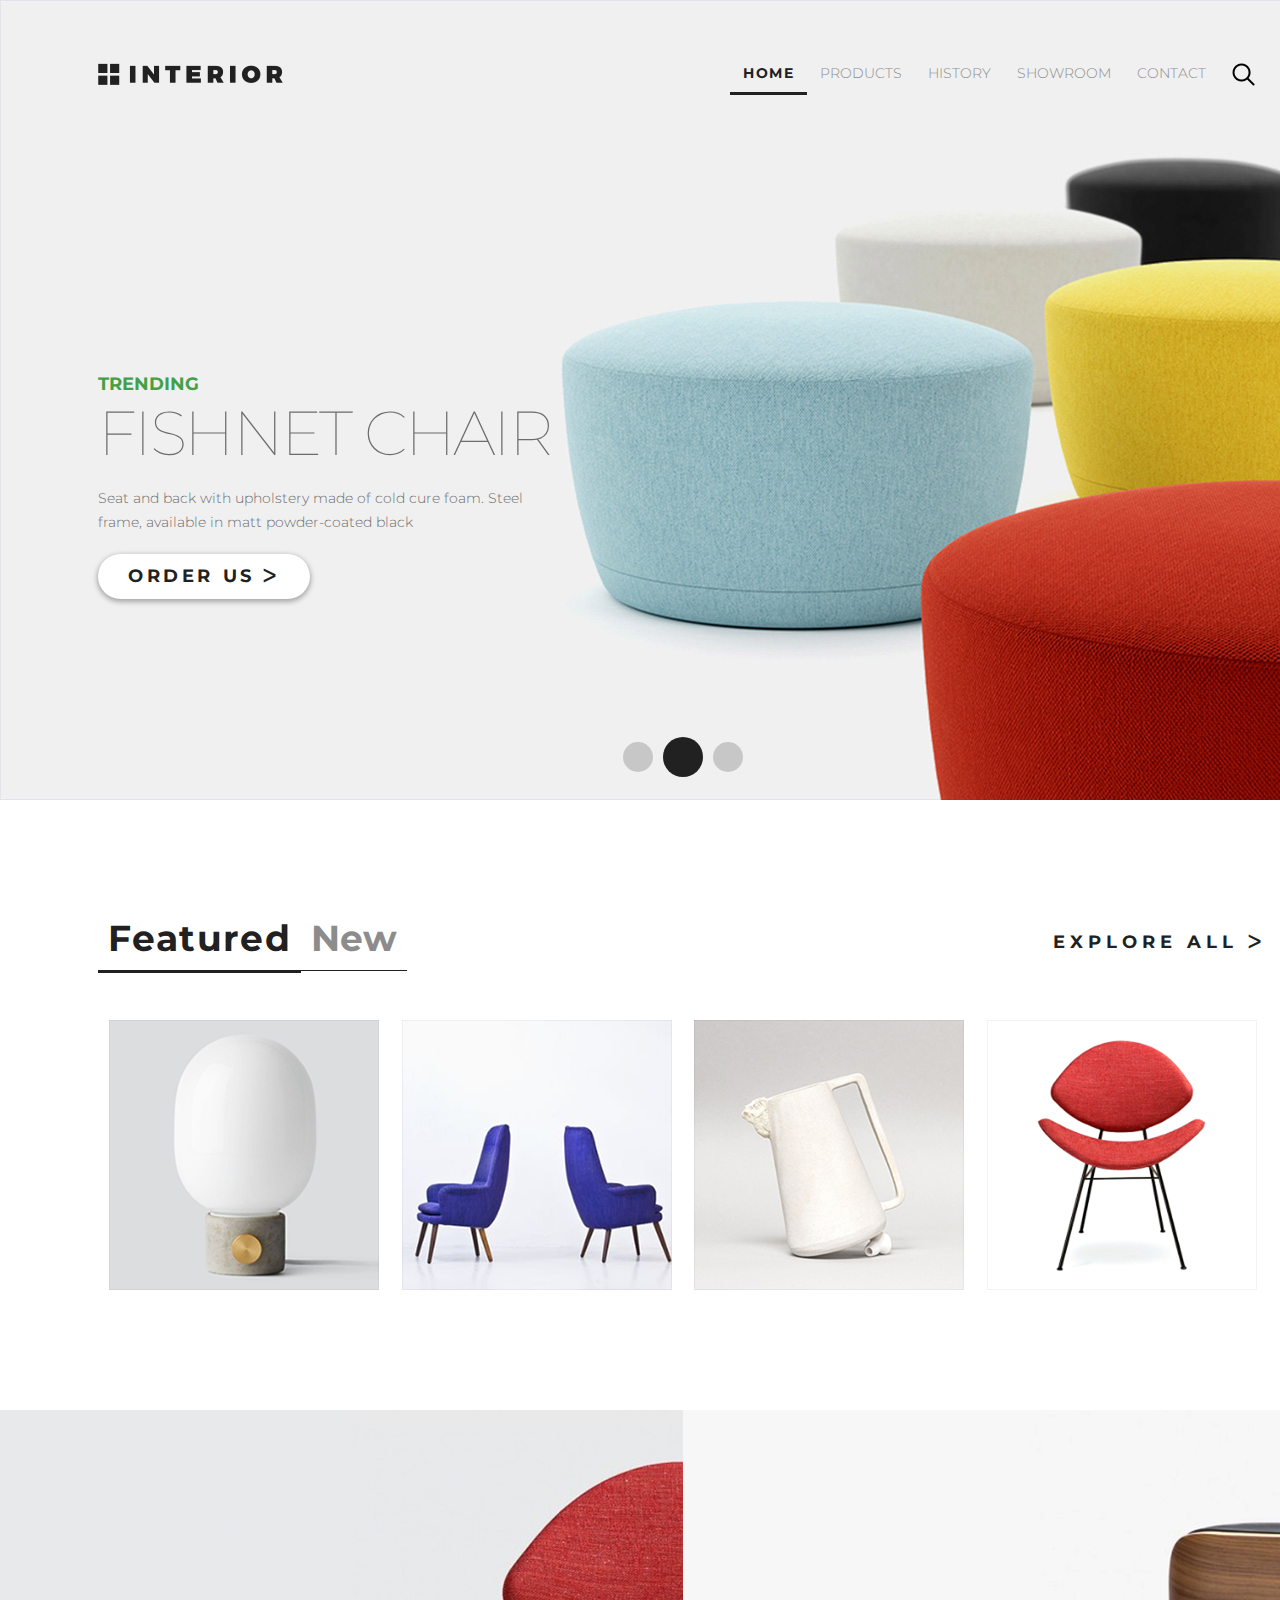
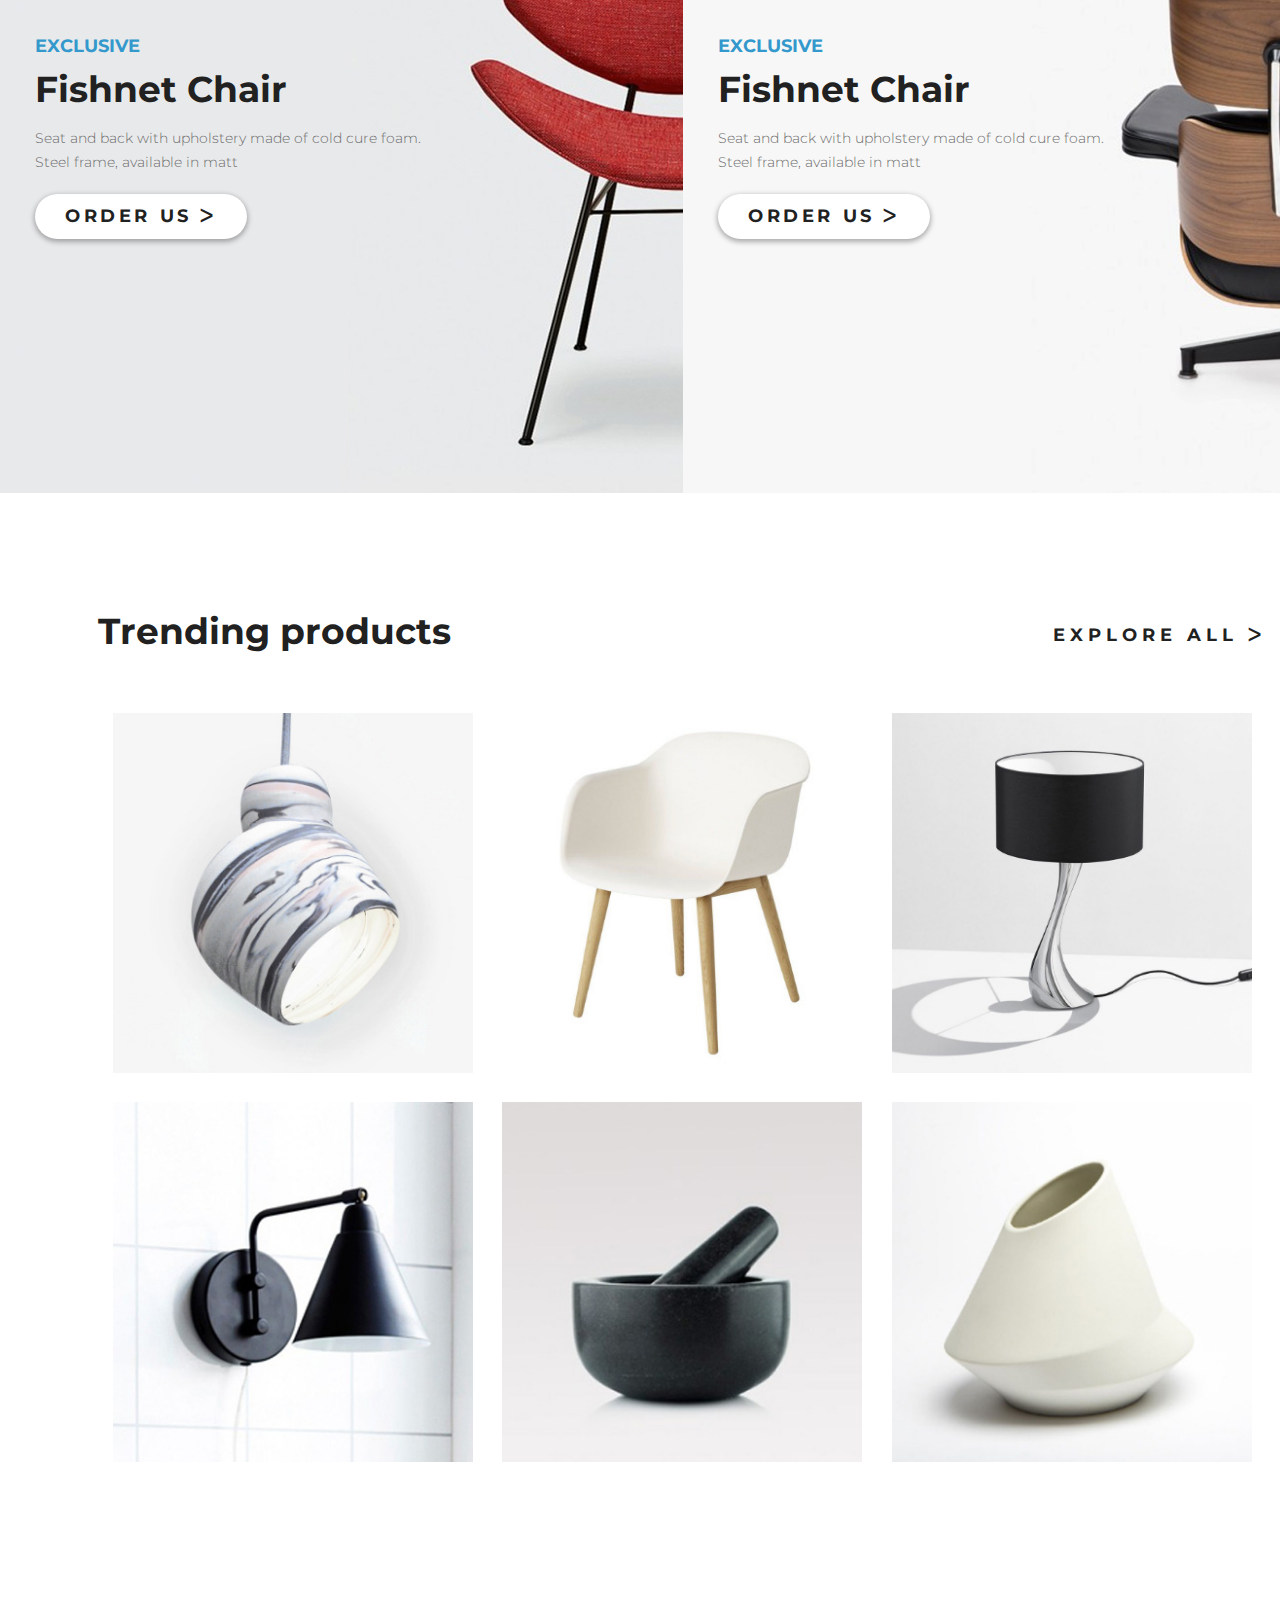
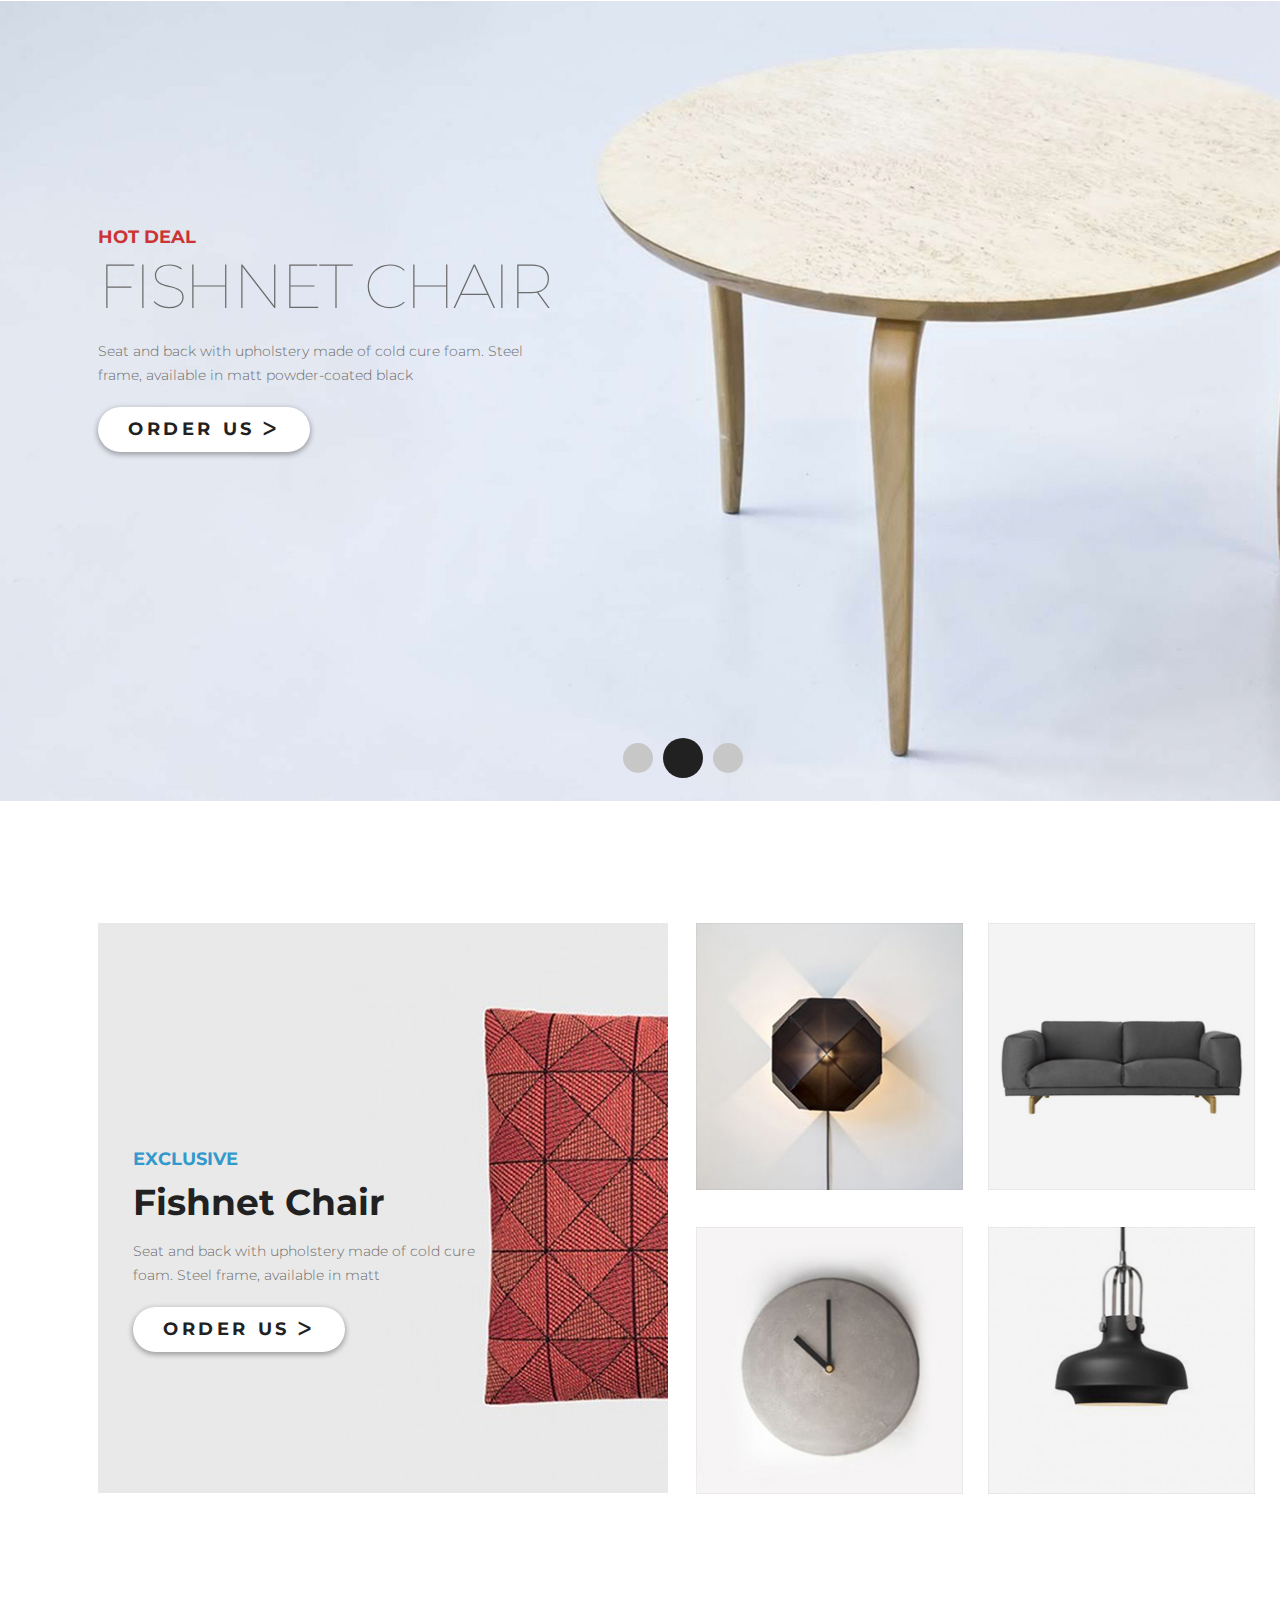
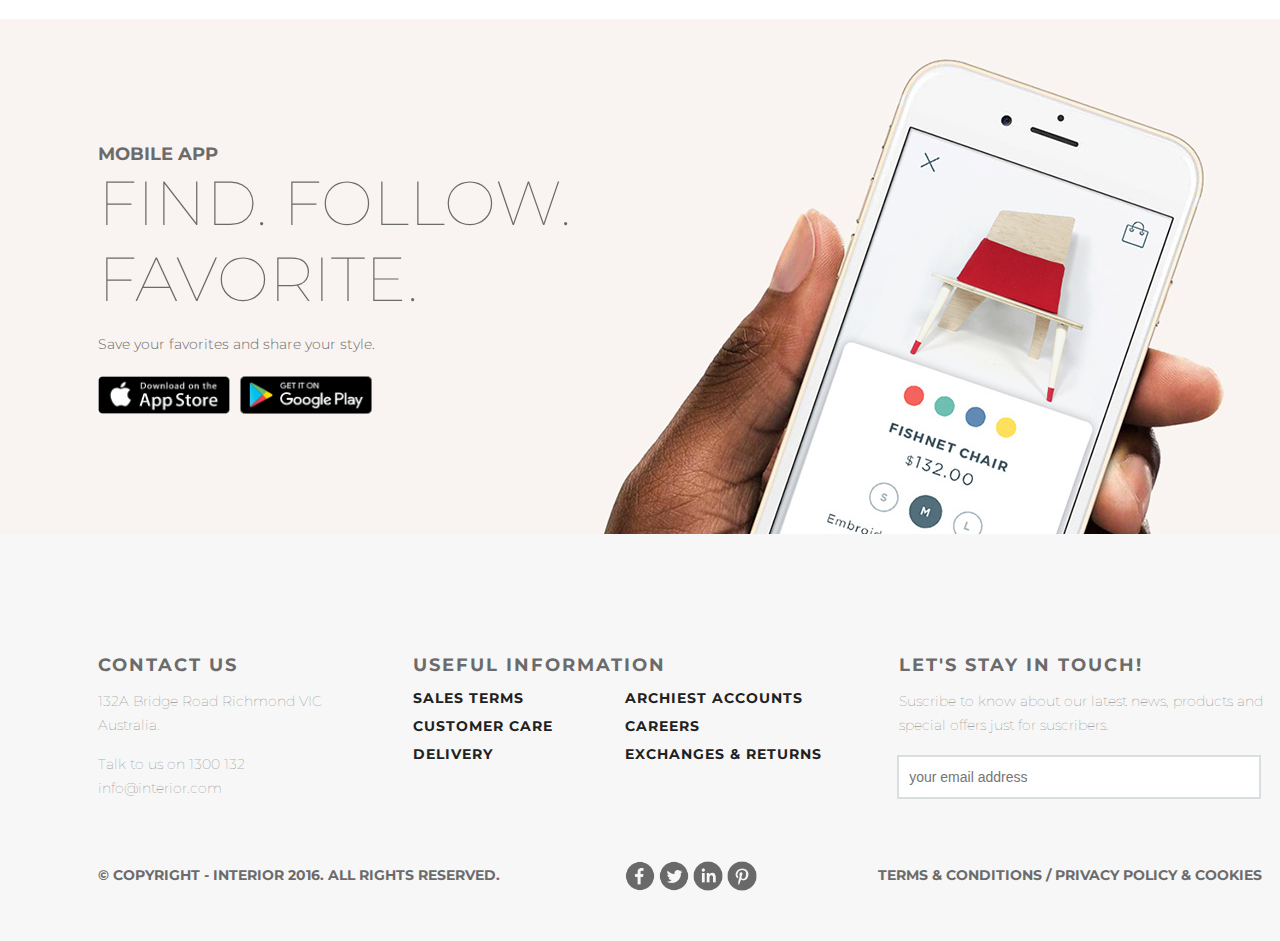
<file: index.html>
<!DOCTYPE html>
<html lang="en">
<head>
	<meta charset="UTF-8">
	<title>Interior</title>
	<link rel="stylesheet" href="main.css">
	<link href="https://fonts.googleapis.com/css?family=Montserrat:100,300,400,700&display=swap" rel="stylesheet"> 
	<link rel="stylesheet" href="https://use.fontawesome.com/releases/v5.6.1/css/all.css" integrity="sha384-gfdkjb5BdAXd+lj+gudLWI+BXq4IuLW5IT+brZEZsLFm++aCMlF1V92rMkPaX4PP" crossorigin="anonymous">
</head>
<body>
	<div class="container">
		<div class="slider padding-site">
			<div class="header clearfix">
				<a href="#"><img src="img/logo.png" alt="Logo"></a>
				<ul class="menu clearfix">
					<li class="menu-list"><a href="#" class="menu-link menu-link-active">Home</a></li>
					<li class="menu-list"><a href="products.html" class="menu-link">Products</a></li>
					<li class="menu-list"><a href="#" class="menu-link">History</a></li>
					<li class="menu-list"><a href="details.html" class="menu-link">Showroom</a></li>
					<li class="menu-list"><a href="contacts.html" class="menu-link">Contact</a></li>
					<li class="menu-list"><a href="#" class="menu-link"><img src="img/search.png" alt="Search"></a></li>
				</ul>
			</div>
			<div class="slider-text">
				<p class="slider-trending">Trending</p>
				<h2 class="slider-h2">Fishnet Chair</h2>
				<p class="slider-content">Seat and back with upholstery made of cold cure foam. Steel frame, available in matt powder-coated black</p>
				<a href="#" class="button">Order Us &#5171;</a>
			</div>
			<div class="pagination">
				<a href="" class="circle"></a><a href="" class="circle circle-active"></a><a href="" class="circle"></a>
			</div>
		</div>
		<div class="goods padding-site">
			<div class="goods-text clearfix">
				<ul class="goods-menu">
					<li class="goods-menu-list"><a href="#" class="goods-menu-link menu-link-active">Featured</a></li>
					<li class="goods-menu-list"><a href="#" class="goods-menu-link">New</a></li>
				</ul>
				<a href="#" class="explore">Explore all &#5171;</a>
			</div>
			<div class="goods-objects">
				<div class="catalog"><img class="objects-small" src="img/product-1.png" alt="Product"></div><div class="catalog"><img class="objects-small" src="img/product-2.png" alt="Product"></div><div class="catalog"><img class="objects-small" src="img/product-3.png" alt="Product"></div><div class="catalog"><img class="objects-small" src="img/product-4.png" alt="Product"></div>
				<div class="back">
					<div class="back-on">
						<a href="" class="circle-button"> &#5171; </a><h3 class=" back-h3">Fishner Chair</h3><p class="back-text">Seat and back with upholstery <br>made of cold cure foam</p><img class="objects-hover" src="img/back.png" alt="Product">
					</div>
				</div>
			</div>
		</div>
			<div class="exclusive-img">
				<div class="slider-text2 clearfix">
					<p class="slider-exclusive">Exclusive</p>
					<h2 class="exclusive-h2">Fishnet Chair</h2>
					<p class="slider-content">Seat and back with upholstery made of cold cure foam. <br>Steel frame, available in matt</p>
					<a href="#" class="button">Order Us &#5171;</a>
				</div>
			</div>
			<div class="exclusive-img2">
				<div class="slider-text2 clearfix">
					<p class=" slider-exclusive">Exclusive</p>
					<h2 class="exclusive-h2">Fishnet Chair</h2>
					<p class="slider-content">Seat and back with upholstery made of cold cure foam. <br>Steel frame, available in matt</p>
					<a href="#" class="button">Order Us &#5171;</a>
				</div>
			</div>
		<div class="goods2 padding-site">
			<div class="goods-text clearfix">
				<p class="goods-text2">Trending products</p>
				<a href="#" class="explore">Explore all &#5171;</a>
			</div>
			<div class="goods-objects2">
				<div class="catalog2"><img class="objects-big" src="img/product-11.jpg" alt="Product"></div><div class="catalog2"><img class="objects-big" src="img/product-21.jpg" alt="Product"></div><div class="catalog2"><img class="objects-big" src="img/product-31.jpg" alt="Product"></div><div class="catalog2"><img class="objects-big" src="img/product-41.jpg" alt="Product"></div><div class="catalog2"><img class="objects-big" src="img/product-51.jpg" alt="Product"></div><div class="catalog2"><img class="objects-big" src="img/product-61.jpg" alt="Product"></div>
				
			</div>
		</div>
		<div class="slider2 padding-site clearfix">
			<div class="slider-text3">
				<p class="slider-hotdeal">Hot deal</p>
				<h2 class="slider-h2">Fishnet Chair</h2>
				<p class="slider-content">Seat and back with upholstery made of cold cure foam. Steel frame, available in matt powder-coated black</p>
				<a href="#" class="button">Order Us &#5171;</a>
			</div>
			<div class="pagination">
				<a href="#" class="circle"></a><a href="#" class="circle circle-active"></a><a href="#" class="circle"></a>
			</div>
		</div>
		<div class="goods3 padding-site">
			<div class="exclusive-img3">
				<div class="slider-text2 clearfix">
					<p class=" slider-exclusive">Exclusive</p>
					<h2 class="exclusive-h2">Fishnet Chair</h2>
					<p class="slider-content">Seat and back with upholstery made of cold cure <br> foam. Steel frame, available in matt</p>
					<a href="#" class="button">Order us &#5171;</a>
				</div>
			</div>
			<div class="goods-objects3">
				<div class="catalog3"><img class="objects-middle" src="img/product-2-sm.jpg" alt="Product"></div><div class="catalog3"><img class="objects-middle" src="img/product-3-sm.jpg" alt="Product"></div><div class="catalog3"><img class="objects-middle" src="img/product-4-sm.jpg" alt="Product"></div><div class="catalog3"><img class="objects-middle" src="img/product-5-sm.jpg" alt="Product"></div>
			</div>
		</div>
		<div class="slider3 padding-site clearfix">
			<div class="slider-text4">
				<p class="slider-mobile">Mobile App</p>
				<h2 class="slider-top">Find. Follow.<br>Favorite.</h2>
				<p class="slider-content">Save your favorites and share your style.</p>
				<a href="#" class="button2"><img class="img-button" src="img/app-store.jpg" alt="Product"></a><a href="#" class="button2"><img class="img-button" src="img/google-play.jpg" alt="Product"></a>
			</div>
		</div>
		<div class="footer padding-site">
			<div class="menu-footer">
				<h2 class="footer-content">Contact us</h2>
				<div class="footer-text-block">
					<p class="footer-text">132A Bridge Road Richmond VIC<br>Australia.</p>
					<p class="footer-text">Talk to us on 1300 132<br>info@interior.com</p>
				</div>
			</div>
			<div class="menu-footer2">
				<h2 class="footer-content">Useful information</h2>
				<div class="footer-text2">
					<a href="#" class="footer-inform">Sales terms</a>
					<a href="#" class="footer-inform">Archiest accounts</a>
					<a href="#" class="footer-inform">Customer care</a>
					<a href="#" class="footer-inform">Careers</a>
					<a href="#" class="footer-inform">Delivery</a>
					<a href="#" class="footer-inform">Exchanges & returns</a>
				</div>
			</div>
			<div class="menu-footer3">
				<h2 class="footer-content">Let's stay in touch!</h2>
				<div class="footer-text-block">
					<p class="footer-text">Suscribe to know about our latest news, products and<br>special offers just for suscribers.</p>
				</div>
				<form class="main_form" action="#">
					<label class="font-aws">
						<a href="#"><i class="fab fa-telegram-plane"></i></a>
						<input type="text" placeholder="your email address" class="forms">
					</label>
				</form>
			</div>
			<div class="menu-footer4">
				<h2 class="copyright">&copy; Copyright - INTERIOR 2016. All Rights Reserved.</h2>
				<div class="social">
					<a href="#"><img class="social-img" src="img/fb.png" alt="Social"></a>
					<a href="#"><img class="social-img" src="img/twitter.png" alt="Social"></a>
					<a href="#"><img class="social-img" src="img/linked.png" alt="Social"></a>
					<a href="#"><img class="social-img" src="img/pinterest.png" alt="Social"></a>
				</div>
				<a  class="terms copyright" href="#">Terms & Conditions  /  Privacy policy & Cookies</a>
			</div>
		</div>
	</div>	
</body>
</html>
</file>
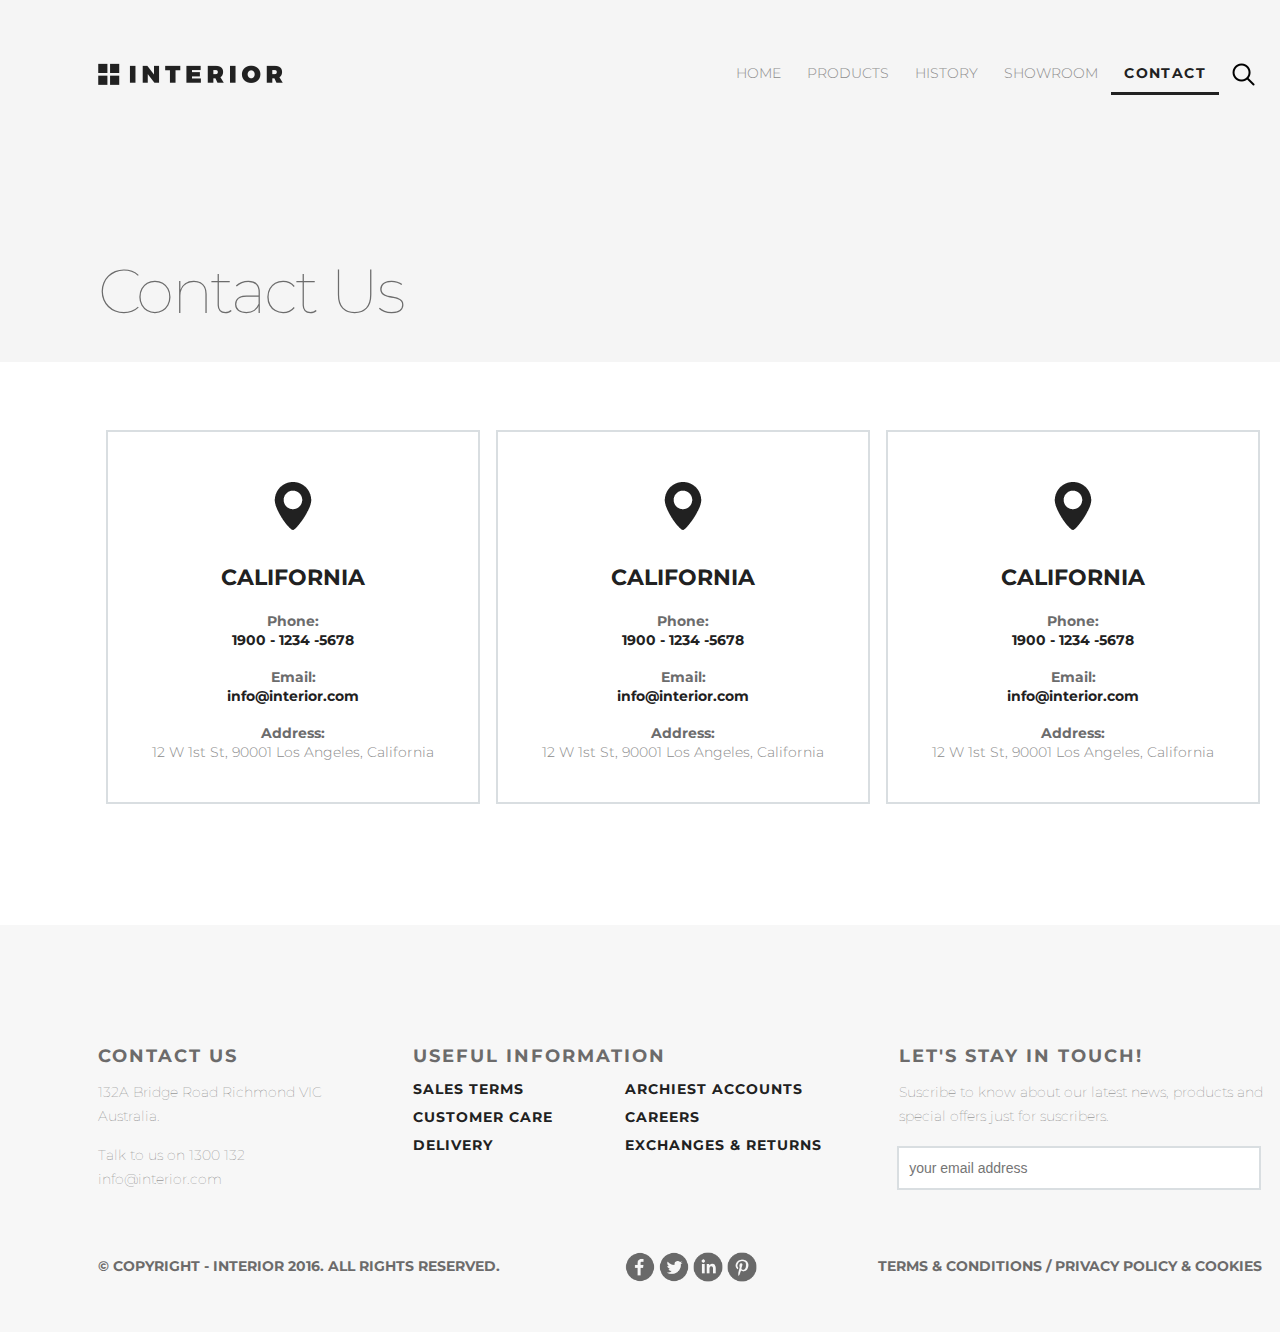
<file: contacts.html>
<!DOCTYPE html>
<html lang="en">
<head>
	<meta charset="UTF-8">
	<title>Interior</title>
	<link rel="stylesheet" href="main.css">
	<link href="https://fonts.googleapis.com/css?family=Montserrat:100,300,400,700&display=swap" rel="stylesheet"> 
	<link rel="stylesheet" href="https://use.fontawesome.com/releases/v5.6.1/css/all.css" integrity="sha384-gfdkjb5BdAXd+lj+gudLWI+BXq4IuLW5IT+brZEZsLFm++aCMlF1V92rMkPaX4PP" crossorigin="anonymous">
</head>
<body>
	<div class="container">
		<div class="slider-product padding-site">
			<div class="header clearfix">
				<a href="#"><img src="img/logo.png" alt="Logo"></a>
				<ul class="menu clearfix">
					<li class="menu-list"><a href="index.html" class="menu-link">Home</a></li>
					<li class="menu-list"><a href="products.html" class="menu-link">Products</a></li>
					<li class="menu-list"><a href="#" class="menu-link">History</a></li>
					<li class="menu-list"><a href="details.html" class="menu-link">Showroom</a></li>
					<li class="menu-list"><a href="#" class="menu-link menu-link-active">Contact</a></li>
					<li class="menu-list"><a href="#" class="menu-link"><img src="img/search.png" alt="Search"></a></li>
				</ul>
			</div>
			<div class="text-product">
				<h2 class="h2-product">Contact Us</h2>
			</div>
		</div>
		<div class="location-block padding-site">
			<div class="location">
				<a href="#" class="location-link"><img src="img/location.png" alt="location"></a>
				<p class="name-location">California</p>
                        <div class="location-text">
                            <p class="location-contacts">Phone:</p>
                            <p class="location-details">1900 - 1234 -5678</p>
                            <br>
                            <p class="location-contacts">Email:</p>
                            <p class="location-details">info@interior.com</p>
                            <br>
                            <p class="location-contacts">Address:</p>
                            <p class="location-address">12 W 1st St, 90001 Los Angeles, California</p>
                        </div>
			</div><div class="location">
				<a href="#" class="location-link"><img src="img/location.png" alt="location"></a>
				<p class="name-location">California</p>
                        <div class="location-text">
                            <p class="location-contacts">Phone:</p>
                            <p class="location-details">1900 - 1234 -5678</p>
                            <br>
                            <p class="location-contacts">Email:</p>
                            <p class="location-details">info@interior.com</p>
                            <br>
                            <p class="location-contacts">Address:</p>
                            <p class="location-address">12 W 1st St, 90001 Los Angeles, California</p>
                        </div>
			</div><div class="location">
				<a href="#" class="location-link"><img src="img/location.png" alt="location"></a>
				<p class="name-location">California</p>
                        <div class="location-text">
                            <p class="location-contacts">Phone:</p>
                            <p class="location-details">1900 - 1234 -5678</p>
                            <br>
                            <p class="location-contacts">Email:</p>
                            <p class="location-details">info@interior.com</p>
                            <br>
                            <p class="location-contacts">Address:</p>
                            <p class="location-address">12 W 1st St, 90001 Los Angeles, California</p>
                        </div>
			</div>
		</div>
		<div class="footer padding-site">
			<div class="menu-footer">
				<h2 class="footer-content">Contact us</h2>
				<div class="footer-text-block">
					<p class="footer-text">132A Bridge Road Richmond VIC<br>Australia.</p>
					<p class="footer-text">Talk to us on 1300 132<br>info@interior.com</p>
				</div>
			</div>
			<div class="menu-footer2">
				<h2 class="footer-content">Useful information</h2>
				<div class="footer-text2">
					<a href="#" class="footer-inform">Sales terms</a>
					<a href="#" class="footer-inform">Archiest accounts</a>
					<a href="#" class="footer-inform">Customer care</a>
					<a href="#" class="footer-inform">Careers</a>
					<a href="#" class="footer-inform">Delivery</a>
					<a href="#" class="footer-inform">Exchanges & returns</a>
				</div>
			</div>
			<div class="menu-footer3">
				<h2 class="footer-content">Let's stay in touch!</h2>
				<div class="footer-text-block">
					<p class="footer-text">Suscribe to know about our latest news, products and<br>special offers just for suscribers.</p>
				</div>
				<form class="main_form" action="#">
					<label class="font-aws">
						<a href="#"><i class="fab fa-telegram-plane"></i></a>
						<input type="text" placeholder="your email address" class="forms">
					</label>
				</form>
			</div>
			<div class="menu-footer4">
				<h2 class="copyright">&copy; Copyright - INTERIOR 2016. All Rights Reserved.</h2>
				<div class="social">
					<a href="#"><img class="social-img" src="img/fb.png" alt="Social"></a>
					<a href="#"><img class="social-img" src="img/twitter.png" alt="Social"></a>
					<a href="#"><img class="social-img" src="img/linked.png" alt="Social"></a>
					<a href="#"><img class="social-img" src="img/pinterest.png" alt="Social"></a>
				</div>
				<a  class="terms copyright" href="#">Terms & Conditions  /  Privacy policy & Cookies</a>
			</div>
		</div>
	</div>	
</body>
</html>
</file>
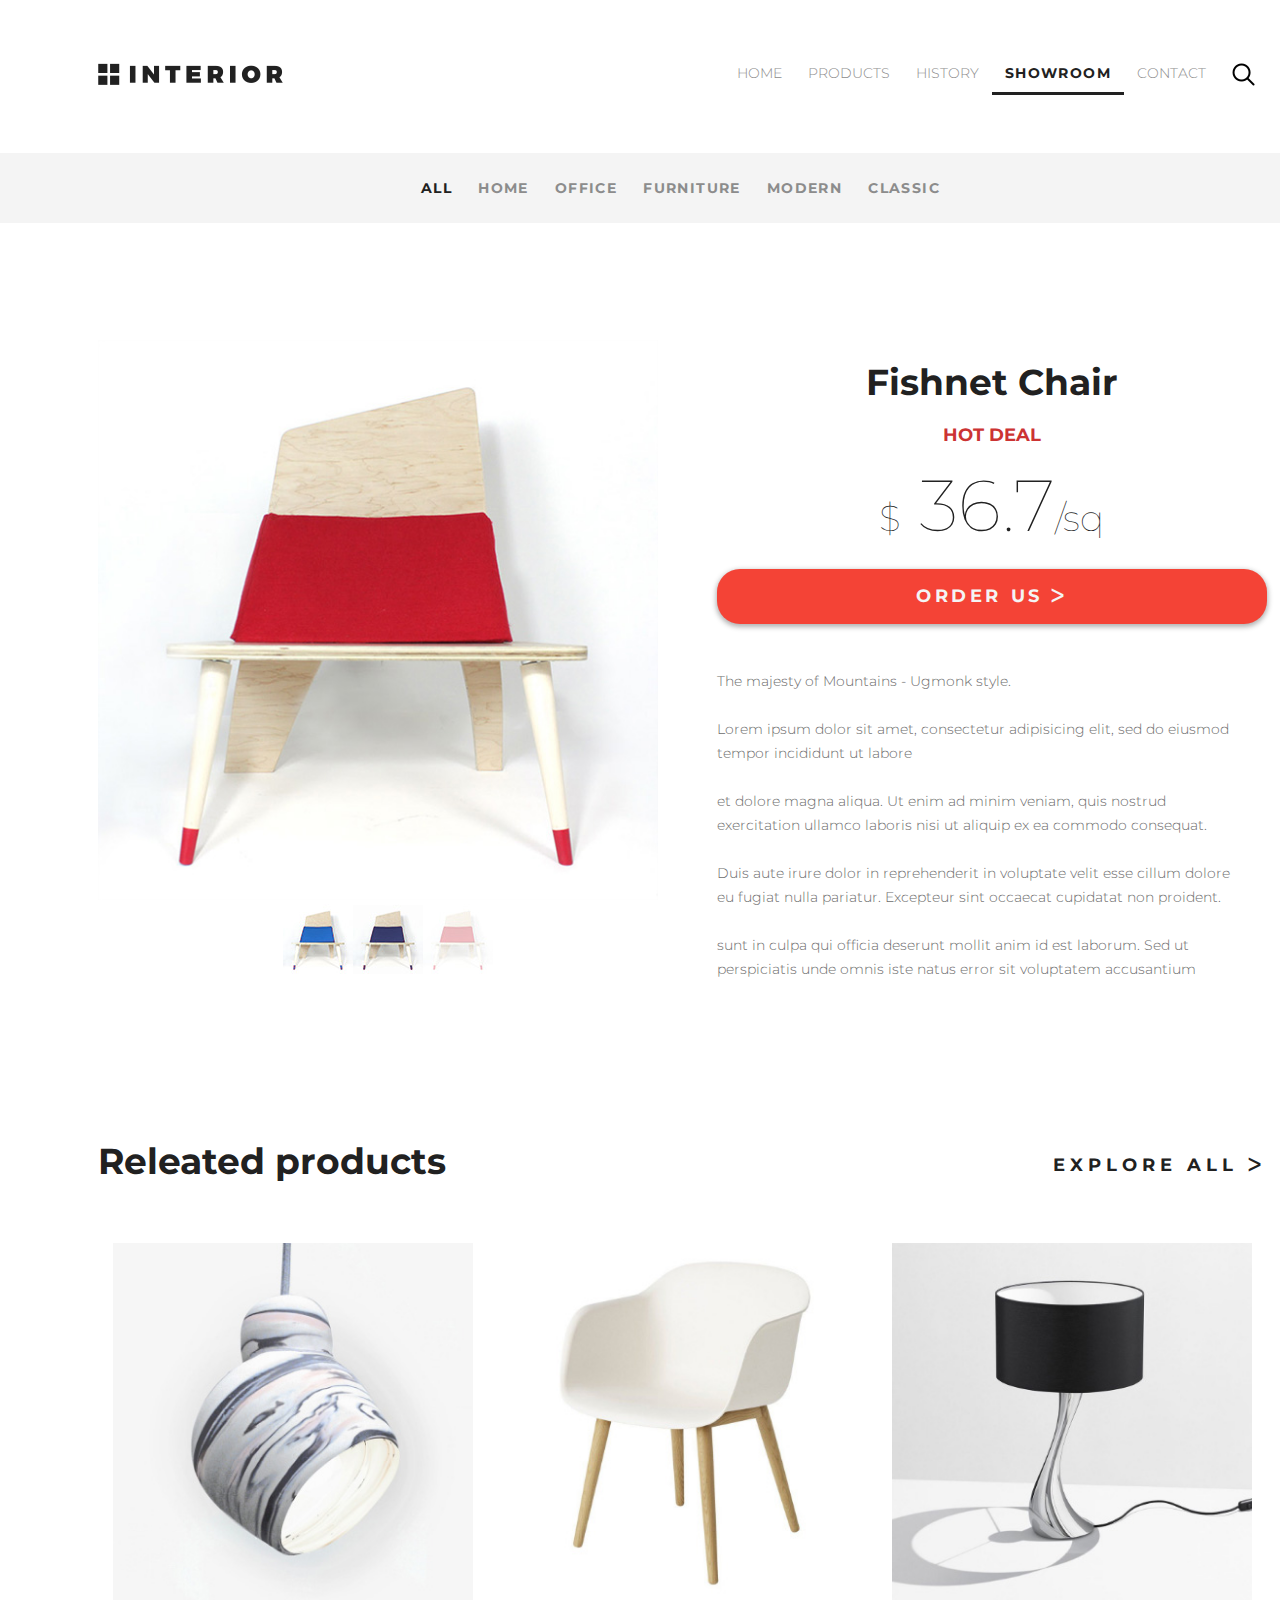
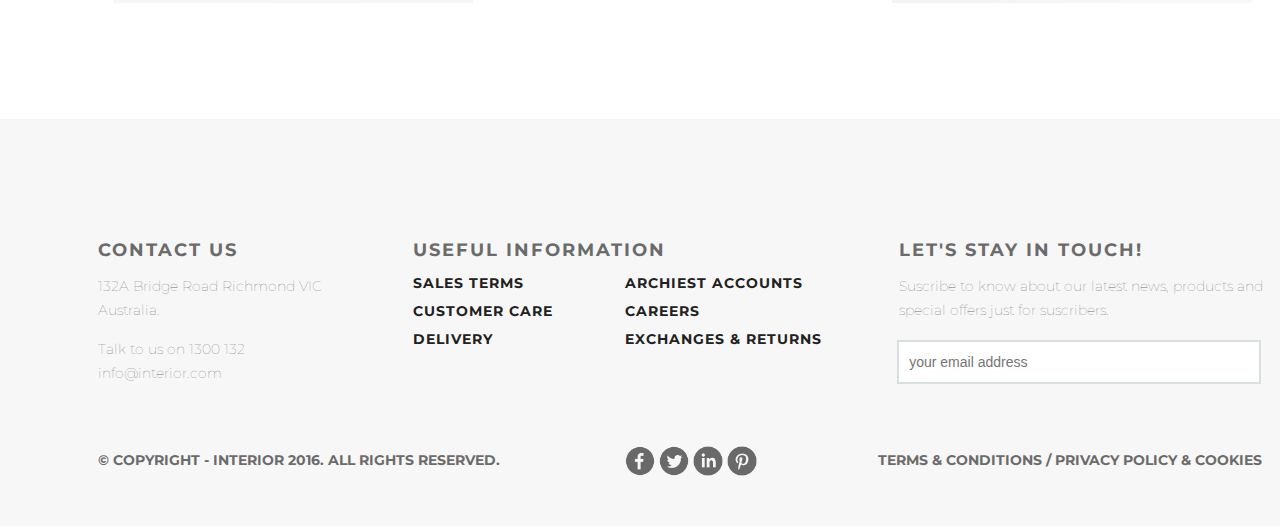
<file: details.html>
<!DOCTYPE html>
<html lang="en">
<head>
	<meta charset="UTF-8">
	<title>Interior</title>
	<link rel="stylesheet" href="main.css">
	<link href="https://fonts.googleapis.com/css?family=Montserrat:100,300,400,700&display=swap" rel="stylesheet"> 
	<link rel="stylesheet" href="https://use.fontawesome.com/releases/v5.6.1/css/all.css" integrity="sha384-gfdkjb5BdAXd+lj+gudLWI+BXq4IuLW5IT+brZEZsLFm++aCMlF1V92rMkPaX4PP" crossorigin="anonymous">
</head>
<body>
	<div class="container">
		<div class="padding-site">
			<div class="header clearfix">
				<a href="#"><img src="img/logo.png" alt="Logo"></a>
				<ul class="menu clearfix">
					<li class="menu-list"><a href="index.html" class="menu-link">Home</a></li>
					<li class="menu-list"><a href="products.html" class="menu-link">Products</a></li>
					<li class="menu-list"><a href="#" class="menu-link">History</a></li>
					<li class="menu-list"><a href="details.html" class="menu-link menu-link-active">Showroom</a></li>
					<li class="menu-list"><a href="contacts.html" class="menu-link">Contact</a></li>
					<li class="menu-list"><a href="#" class="menu-link"><img src="img/search.png" alt="Search"></a></li>
				</ul>	
			</div>
		</div>
		<div class="header-showroom text-product2 clearfix">
			<ul class="menu-product2 clearfix">
				<li class="menu-list"><a href="index.html" class="menu-link-product active-product">All</a></li>
				<li class="menu-list"><a href="#" class="menu-link-product">Home</a></li>
				<li class="menu-list"><a href="#" class="menu-link-product">Office</a></li>
				<li class="menu-list"><a href="#" class="menu-link-product">Furniture</a></li>
				<li class="menu-list"><a href="#" class="menu-link-product">Modern</a></li>
				<li class="menu-list"><a href="#" class="menu-link-product">Classic</a></li>
			</ul>
		</div>
		<div class="special-offer padding-site">
			<div class="offer-img">
				<img class="img1" src="img/offer.jpg" alt="offer">
				<div class="img-control">
					<img src="img/controll.jpg" alt="img1" class="img2"><img src="img/controll2.jpg" alt="img2" class="img2"><img src="img/controll3.jpg" alt="img3" class="img2">
				</div>
			</div>
			<div class="offer-block">
				<div class="slider-text-offer clearfix">
					<h2 class="exclusive-h2 center bord">Fishnet Chair</h2>
					<p class=" slider-hotdeal center bord">Hot deal</p>
					<div class="price-width">
						<p class="price">$&ensp;</p><p class="price2">36.7</p><p class="price">/sq</p>
					</div>
					<a href="#" class="button3 center">Order Us &#5171;</a>
					<p class="slider-content-offer">The majesty of Mountains - Ugmonk style.<br><br>Lorem ipsum dolor sit amet, consectetur adipisicing elit, sed do eiusmod tempor incididunt ut labore<br><br>et dolore magna aliqua. Ut enim ad minim veniam, quis nostrud exercitation ullamco laboris nisi ut aliquip ex ea commodo consequat.<br><br>Duis aute irure dolor in reprehenderit in voluptate velit esse cillum dolore eu fugiat nulla pariatur. Excepteur sint occaecat cupidatat non proident.<br><br>sunt in culpa qui officia deserunt mollit anim id est laborum. Sed ut perspiciatis unde omnis iste natus error sit voluptatem accusantium </p>
				</div>
			</div>
		</div>
		<div class="goods3 padding-site">
			<div class="goods-text clearfix">
				<p class="goods-text2">Releated products</p>
				<a href="#" class="explore">Explore all &#5171;</a>
			</div>
			<div class="goods-objects2">
				<div class="catalog2"><img class="objects-big" src="img/product-11.jpg" alt="Product"></div><div class="catalog2"><img class="objects-big" src="img/product-21.jpg" alt="Product"></div><div class="catalog2"><img class="objects-big" src="img/product-31.jpg" alt="Product"></div>
			</div>
		</div>
		<div class="footer padding-site">
			<div class="menu-footer">
				<h2 class="footer-content">Contact us</h2>
				<div class="footer-text-block">
					<p class="footer-text">132A Bridge Road Richmond VIC<br>Australia.</p>
					<p class="footer-text">Talk to us on 1300 132<br>info@interior.com</p>
				</div>
			</div>
			<div class="menu-footer2">
				<h2 class="footer-content">Useful information</h2>
				<div class="footer-text2">
					<a href="#" class="footer-inform">Sales terms</a>
					<a href="#" class="footer-inform">Archiest accounts</a>
					<a href="#" class="footer-inform">Customer care</a>
					<a href="#" class="footer-inform">Careers</a>
					<a href="#" class="footer-inform">Delivery</a>
					<a href="#" class="footer-inform">Exchanges & returns</a>
				</div>
			</div>
			<div class="menu-footer3">
				<h2 class="footer-content">Let's stay in touch!</h2>
				<div class="footer-text-block">
					<p class="footer-text">Suscribe to know about our latest news, products and<br>special offers just for suscribers.</p>
				</div>
				<form class="main_form" action="#">
					<label class="font-aws">
						<a href="#"><i class="fab fa-telegram-plane"></i></a>
						<input type="text" placeholder="your email address" class="forms">
					</label>
				</form>
			</div>
			<div class="menu-footer4">
				<h2 class="copyright">&copy; Copyright - INTERIOR 2016. All Rights Reserved.</h2>
				<div class="social">
					<a href="#"><img class="social-img" src="img/fb.png" alt="Social"></a>
					<a href="#"><img class="social-img" src="img/twitter.png" alt="Social"></a>
					<a href="#"><img class="social-img" src="img/linked.png" alt="Social"></a>
					<a href="#"><img class="social-img" src="img/pinterest.png" alt="Social"></a>
				</div>
				<a  class="terms copyright" href="#">Terms & Conditions  /  Privacy policy & Cookies</a>
			</div>
		</div>
	</div>	
</body>
</html>
</file>
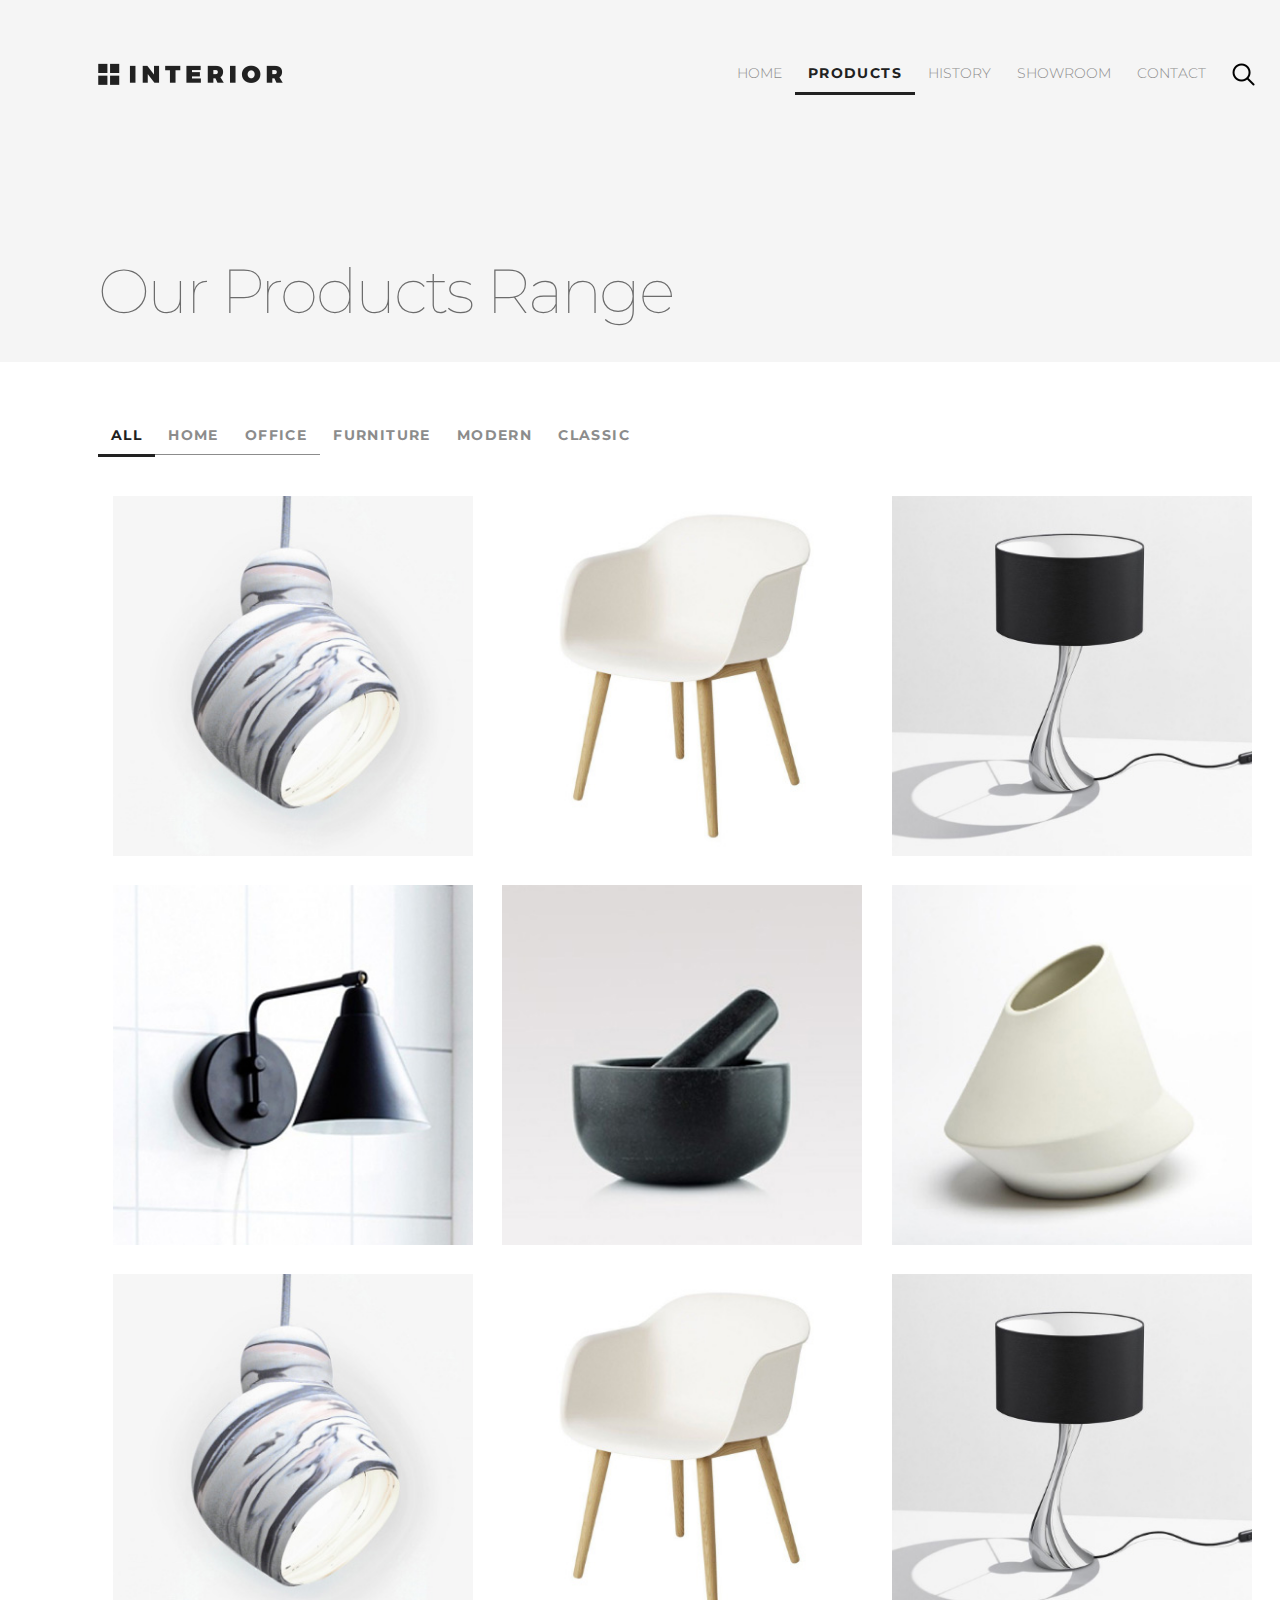
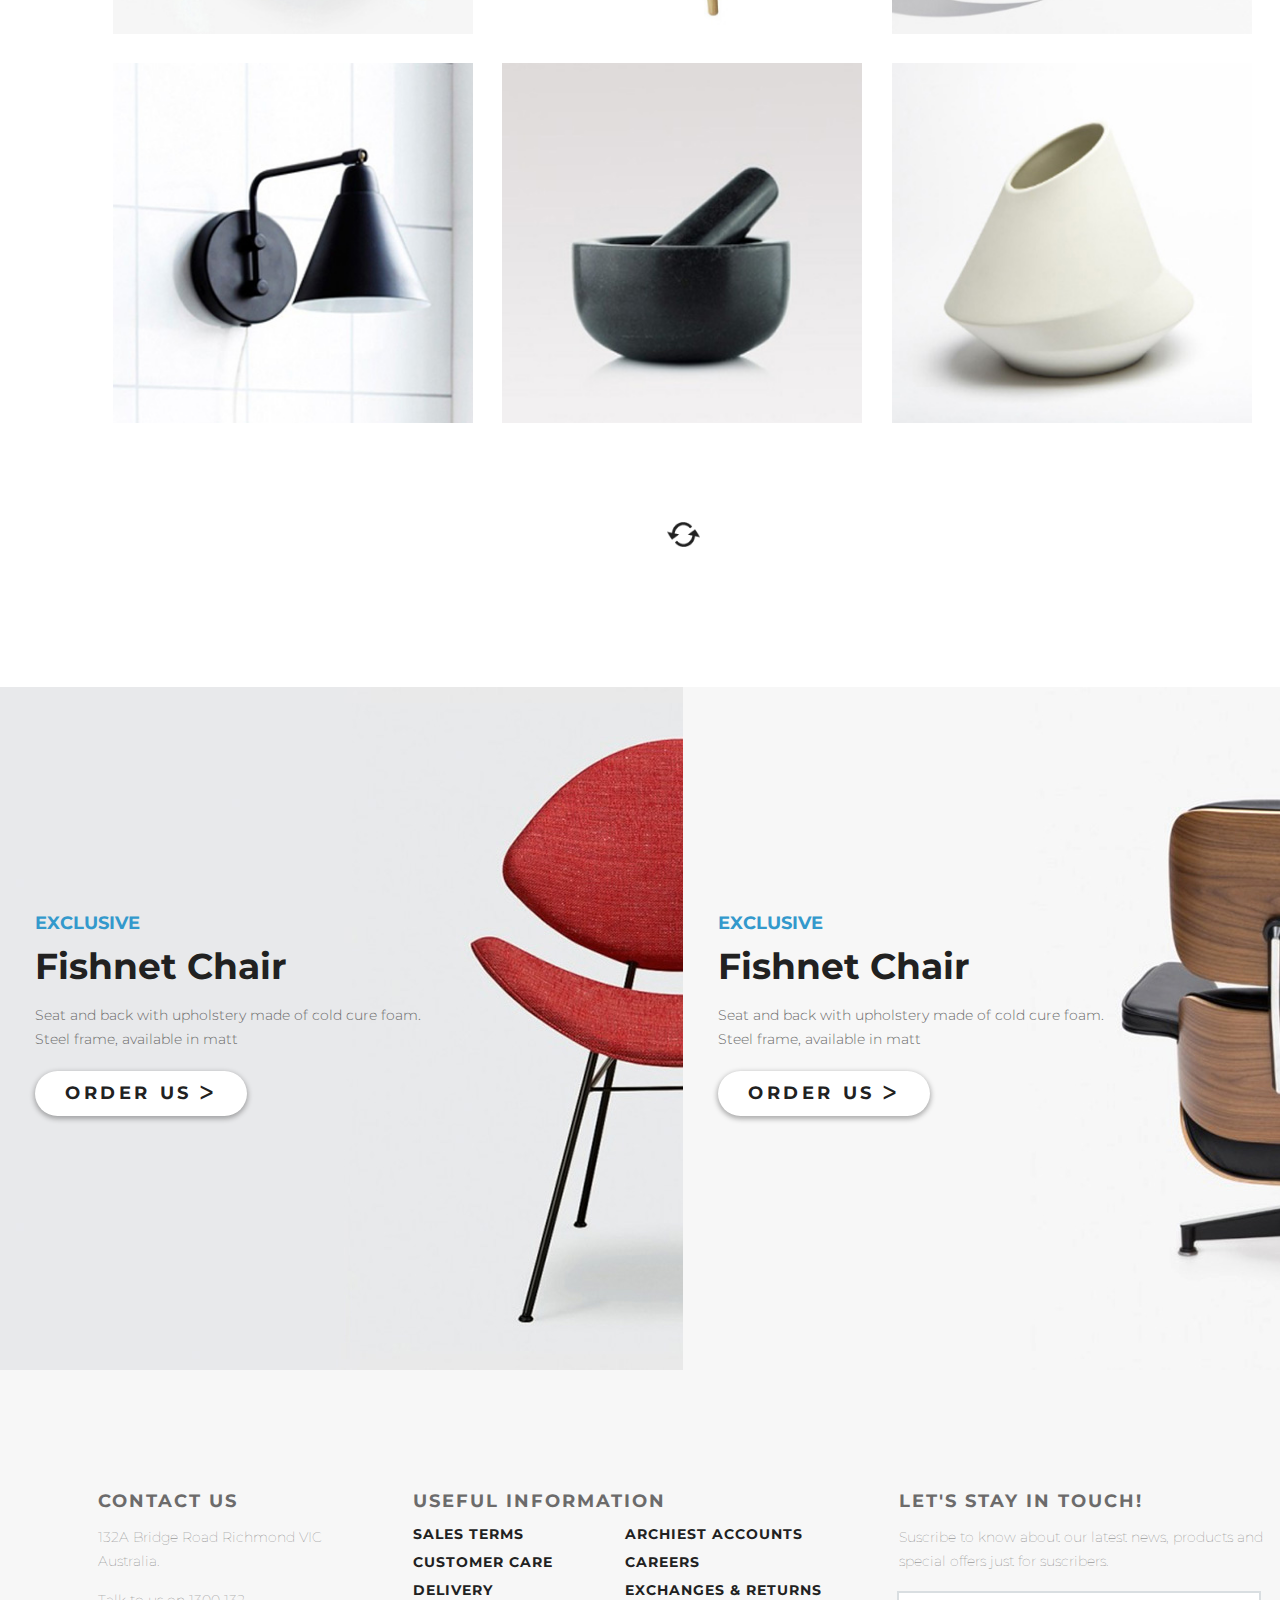
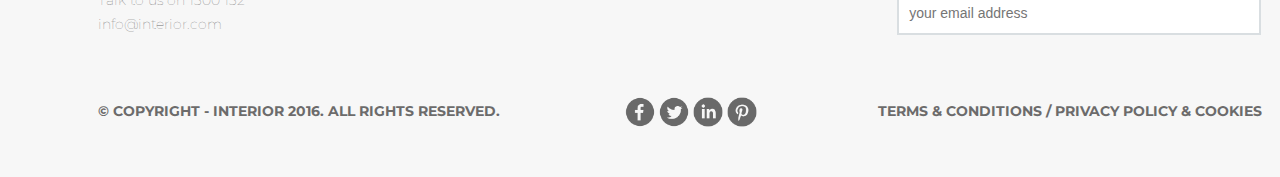
<file: products.html>
<!DOCTYPE html>
<html lang="en">
<head>
	<meta charset="UTF-8">
	<title>Interior</title>
	<link rel="stylesheet" href="main.css">
	<link href="https://fonts.googleapis.com/css?family=Montserrat:100,300,400,700&display=swap" rel="stylesheet"> 
	<link rel="stylesheet" href="https://use.fontawesome.com/releases/v5.6.1/css/all.css" integrity="sha384-gfdkjb5BdAXd+lj+gudLWI+BXq4IuLW5IT+brZEZsLFm++aCMlF1V92rMkPaX4PP" crossorigin="anonymous">
</head>
<body>
	<div class="container">
		<div class="slider-product padding-site">
			<div class="header clearfix">
				<a href="#"><img src="img/logo.png" alt="Logo"></a>
				<ul class="menu clearfix">
					<li class="menu-list"><a href="index.html" class="menu-link">Home</a></li>
					<li class="menu-list"><a href="#" class="menu-link menu-link-active">Products</a></li>
					<li class="menu-list"><a href="#" class="menu-link">History</a></li>
					<li class="menu-list"><a href="details.html" class="menu-link">Showroom</a></li>
					<li class="menu-list"><a href="contacts.html" class="menu-link">Contact</a></li>
					<li class="menu-list"><a href="#" class="menu-link"><img src="img/search.png" alt="Search"></a></li>
				</ul>
			</div>
			<div class="text-product">
				<h2 class="h2-product">Our Products Range</h2>
			</div>
		</div>
		<div class="goods-product padding-site">
			<div class="text-product2 clearfix">
				<ul class="menu-product clearfix">
					<li class="menu-list"><a href="index.html" class="menu-link-product menu-link-active">All</a></li>
					<li class="menu-list"><a href="#" class="menu-link-product menu-link2">Home</a></li>
					<li class="menu-list"><a href="#" class="menu-link-product menu-link2">Office</a></li>
					<li class="menu-list"><a href="#" class="menu-link-product">Furniture</a></li>
					<li class="menu-list"><a href="#" class="menu-link-product">Modern</a></li>
					<li class="menu-list"><a href="#" class="menu-link-product">Classic</a></li>
				</ul>
			</div>
			<div class="goods-objects2">
				<div class="catalog2"><img class="objects-big" src="img/product-11.jpg" alt="Product"></div><div class="catalog2"><img class="objects-big" src="img/product-21.jpg" alt="Product"></div><div class="catalog2"><img class="objects-big" src="img/product-31.jpg" alt="Product"></div><div class="catalog2"><img class="objects-big" src="img/product-41.jpg" alt="Product"></div><div class="catalog2"><img class="objects-big" src="img/product-51.jpg" alt="Product"></div><div class="catalog2"><img class="objects-big" src="img/product-61.jpg" alt="Product"></div><div class="catalog2"><img class="objects-big" src="img/product-11.jpg" alt="Product"></div><div class="catalog2"><img class="objects-big" src="img/product-21.jpg" alt="Product"></div><div class="catalog2"><img class="objects-big" src="img/product-31.jpg" alt="Product"></div><div class="catalog2"><img class="objects-big" src="img/product-41.jpg" alt="Product"></div><div class="catalog2"><img class="objects-big" src="img/product-51.jpg" alt="Product"></div><div class="catalog2"><img class="objects-big" src="img/product-61.jpg" alt="Product"></div>
			</div>
			<div class="update">
				<a href="#"><img class="update-img" src="img/update.png" alt="Update"></a>
			</div>
		</div>
			<div class="exclusive-img">
				<div class="slider-text2 clearfix">
					<p class="slider-exclusive">Exclusive</p>
					<h2 class="exclusive-h2">Fishnet Chair</h2>
					<p class="slider-content">Seat and back with upholstery made of cold cure foam. <br>Steel frame, available in matt</p>
					<a href="#" class="button">Order Us &#5171;</a>
				</div>
			</div>
			<div class="exclusive-img2">
				<div class="slider-text2 clearfix">
					<p class=" slider-exclusive">Exclusive</p>
					<h2 class="exclusive-h2">Fishnet Chair</h2>
					<p class="slider-content">Seat and back with upholstery made of cold cure foam. <br>Steel frame, available in matt</p>
					<a href="#" class="button">Order Us &#5171;</a>
				</div>
			</div>
		<div class="footer padding-site">
			<div class="menu-footer">
				<h2 class="footer-content">Contact us</h2>
				<div class="footer-text-block">
					<p class="footer-text">132A Bridge Road Richmond VIC<br>Australia.</p>
					<p class="footer-text">Talk to us on 1300 132<br>info@interior.com</p>
				</div>
			</div>
			<div class="menu-footer2">
				<h2 class="footer-content">Useful information</h2>
				<div class="footer-text2">
					<a href="#" class="footer-inform">Sales terms</a>
					<a href="#" class="footer-inform">Archiest accounts</a>
					<a href="#" class="footer-inform">Customer care</a>
					<a href="#" class="footer-inform">Careers</a>
					<a href="#" class="footer-inform">Delivery</a>
					<a href="#" class="footer-inform">Exchanges & returns</a>
				</div>
			</div>
			<div class="menu-footer3">
				<h2 class="footer-content">Let's stay in touch!</h2>
				<div class="footer-text-block">
					<p class="footer-text">Suscribe to know about our latest news, products and<br>special offers just for suscribers.</p>
				</div>
				<form class="main_form" action="#">
					<label class="font-aws">
						<a href="#"><i class="fab fa-telegram-plane"></i></a>
						<input type="text" placeholder="your email address" class="forms">
					</label>
				</form>
			</div>
			<div class="menu-footer4">
				<h2 class="copyright">&copy; Copyright - INTERIOR 2016. All Rights Reserved.</h2>
				<div class="social">
					<a href="#"><img class="social-img" src="img/fb.png" alt="Social"></a>
					<a href="#"><img class="social-img" src="img/twitter.png" alt="Social"></a>
					<a href="#"><img class="social-img" src="img/linked.png" alt="Social"></a>
					<a href="#"><img class="social-img" src="img/pinterest.png" alt="Social"></a>
				</div>
				<a  class="terms copyright" href="#">Terms & Conditions  /  Privacy policy & Cookies</a>
			</div>
		</div>
	</div>	
</body>
</html>
</file>
<file: main.css>
*{
	margin: 0;
	padding: 0;
	border: 0;
	font-size: 100%;
}

body{
	font-family: 'Montserrat', sans-serif;
}

.clearfix:after{
	content: "";
	display: table;
	clear: both;
}

.padding-site{
	padding-left: 98px;
	padding-right: 98px;
}

.container{
	width: 1366px;
	margin: 0 auto;
}

.slider{
	height: 800px;
	background-image: url(img/slider-img.jpg);
	position: relative;
}

.slider-product{
	height: 362px;
	background-color: #f5f5f5;
	position: relative;
}

.header{
	padding-top: 63px;
}

.menu{
	float: right;
}

.menu-product{
	float: left;
}

.menu-product2{
	display: block;
	margin: 0 auto;
	width: 550px;
	padding-top: 25px;
}

.menu-list{
	list-style-type: none;
	float: left;
}

.menu-link{
	color: #8c8c8c;
	font-size: 14px;
	font-weight: 300;
	text-decoration: none;
	text-transform: uppercase;
	padding: 10px 13px;
}

.menu-link:hover{
	color: #212121;
}

.menu-link-active{
	color: #212121;
	font-weight: 700;
	letter-spacing: 1.4px;
	border-bottom: 3px solid #212121;
}

.menu-link2{
	border-bottom: 1px solid #8c8c8c;
}

.menu-link-product{
	color: #8c8c8c;
	font-size: 14px;
	font-weight: 700;
	text-decoration: none;
	text-transform: uppercase;
	padding: 10px 13px;
	letter-spacing: 1.4px;
}

.menu-link-product:hover{
	color: #212121;
}

.active-product{
	color: #212121;
}

.pr-margin{
	margin-top: 25px;
}

.header-showroom{
	background-color: #f4f4f4;
	display: block;
	margin: 0 auto;
	height: 70px;
}

.slider-text{
	margin-top: 283px;
}

.slider-trending{
	color: #43a047;
	font-size: 18px;
	font-weight: 700;
	text-transform: uppercase;
}

.slider-h2{
	color: #6c6c6c;
	font-size: 62px;
	font-weight: 100;
	text-transform: uppercase;
	letter-spacing: -2.6px;
}

.slider-content{
	color: #6c6c6c;
	font-size: 14px;
	font-weight: 300;
	width: 458px;
	margin-top: 15px;
	margin-bottom: 20px;
	line-height: 24px;
}

.slider-content-offer{
	color: #6c6c6c;
	font-size: 14px;
	font-weight: 300;
	width: 520px;
	margin-top: 15px;
	margin-bottom: 20px;
	line-height: 24px;
}

.button{
	color: #212121;
	font-size: 18px;
	font-weight: 700;
	text-transform: uppercase;
	box-shadow: 0 2px 5px 1px rgba(33, 33, 33, 0.35);
	border-radius: 23px;
	background-color: #fff;
	width: 212px;
	height: 45px;
	line-height: 45px; /*Вертикальное центрирование текста*/
	text-align: center;
	display: inline-block;
	text-decoration: none;
	letter-spacing: 3.6px;
}

.button:hover{
	color: #6c6c6c;
}

.button2{
 margin-right: 10px;
}

.button3{
	color: #f4f4f4;
	font-size: 18px;
	font-weight: 700;
	text-transform: uppercase;
	box-shadow: 0 2px 5px 1px rgba(33, 33, 33, 0.35);
	border-radius: 23px;
	background-color: #f44336;
	width: 550px;
	height: 55px;
	line-height: 55px; /*Вертикальное центрирование текста*/
	text-align: center;
	display: inline-block;
	text-decoration: none;
	letter-spacing: 3.6px;
	margin-bottom: 30px;
	margin-top: 5px;
}

.button3:hover{
	color: #212121;
}

.pagination{
	position: absolute;
	width: 1170px;
	bottom: 19px;
	text-align: center;
}

.circle{
	width: 30px;
	height: 30px;
	display: inline-block;
	background-color: #c7c7c7;
	border-radius: 50%;
	margin: 5px;
}

.circle:hover{
	background-color: #212121;
}

.circle-active{
	width: 40px;
	height: 40px;
	background-color: #212121;
	margin-bottom: 0;
}

.text-product{
	margin-top: 163px;
}

.text-product2{
	margin-top: 63px;
}

.h2-product{
	color: #6c6c6c;
	font-size: 62px;
	font-weight: 100;
	letter-spacing: -2.6px;
}

.location-block{
	padding-top: 70px;
	padding-bottom: 123px;
}

.location{
	width: 370px;
	height: 370px;
	display: inline-block;
	outline: 2px solid #d9dee1;
	margin-left: 10px;
	margin-right: 10px;
	position: relative;
}

.location-link{
	display: block;
	width: 38px;
	height: 48px;
	margin: 0 auto;
	margin-top: 50px;
	margin-bottom: 30px;
	z-index: 1;
}

.name-location{
    text-transform: uppercase;
    color: #212121;
    font-size: 22px;
    font-weight: 700;
    margin-top: 34px;
    text-align: center;
}

.location-text{
	width: 370px;
    text-align: center;
    margin-top: 20px;
    font-size: 14px;
    font-weight: 700;
}

.location-details {
    color: #212121;
    font-weight: 700;    
}

.location-contacts {
    color: #6c6c6c;    
    line-height: 20px;
}

.location-address {
    font-weight: 300; 
    color: #8c8c8c;
}

.goods{
	height: 610px;
}

.goods-text{
	padding-top: 116px;
}

.goods-menu-list{
	list-style-type: none;
	float: left;
}

.goods-menu-link{
	color: #8c8c8c;
	font-size: 36px;
	font-weight: 700;
	text-decoration: none;
	padding: 10px 10px;
	border-bottom: 1px solid #212121;
}

.goods-menu-link:hover{
	color: #212121;
}

.menu-link-active{
	color: #212121;
	font-weight: 700;
	letter-spacing: 1.4px;
	border-bottom: 3px solid #212121;
}

.update{
	margin-top: 70px;
	margin-bottom: 140px;
}

.update-img{
	width: 33px;
	height: 25px;
	display: block;
	margin: 0 auto;
}

.explore{
	text-transform: uppercase;
	color: #212121;
	font-size: 18px;
	font-weight: 700;
	text-decoration: none;
	letter-spacing: 5px;
	float: right;
	width: 215px;
	height: 52px;
	line-height: 52px; /*Вертикальное центрирование текста*/
	display: inline-block;
}

.explore:hover{
	color: #8c8c8c;
}

.goods-objects{
	margin: 0 auto;
	margin-top: 52px;
	margin-bottom: 120px;
	position: relative;
}

.catalog{
	display: inline-block;
	width: 25%;
}

.objects-small{
	display: block;
	width: 270px;
	height: 270px;
	margin: 0 auto;
}

.objects-hover{
	display: block;
	width: 270px;
	height: 270px;
}

.back{
	width: 270px;
	height: 270px;
	display: inline-block;
	position: absolute;
	left: 11.25px;
}

.back-on{
	position: absolute;
	left: 0;
	bottom:0;
    right:0;
    top:0;
	display: none;
}

.back:hover .back-on{
	display: block;
	z-index: 1;
}

h3.back-h3{
	color: #212121;
	font-size: 22px;
	font-weight: 700;
	text-align: center;
	display: inline-block;
	position: absolute;
	margin: 0 auto;
	top: 130px;
	left: 11px;
	width: 270px;
}

.back-text{
	color: #8c8c8c;
	font-size: 14px;
	font-weight: 300;
	text-align: center;
	display: inline-block;
	position: absolute;
	top: 170px;
	left: 11px;
	width: 270px;
}

.circle-button{
	position: absolute;
	color: #212121;
	box-shadow: 0 2px 5px 1px rgba(33, 33, 33, 0.35);
	border-radius: 50%;
	background-color: #fff;
	font-weight: 700;
	font-size: 22px;
	width: 40px;
	height: 40px;
	line-height: 40px; /*Вертикальное центрирование текста*/
	text-align: center;
	display: inline-block;
	text-decoration: none;
	top: 80px;
	left: 126.5px;
}

.circle-button:hover{
	background-color: #ccc;
}

.exclusive-img{
	height: 800px;
	background-image: url(img/promo-img1.jpg);
	background-size: 100%;
	position: relative;
	width: 683px;
	height: 683px;
	float: left;
}

.exclusive-img2{
	height: 800px;
	background-image: url(img/promo-img.jpg);
	background-size: 100%;
	position: relative;
	width: 683px;
	height: 683px;
	margin-left: 683px;
}

.slider-text2{
	margin-top: 225px;
	margin-left: 35px;
	position: absolute;
}

.slider-exclusive{
	color: #3399cc;
	font-size: 18px;
	font-weight: 700;
	text-transform: uppercase;
}

.exclusive-h2{
	color: #212121;
	font-size: 36px;
	font-weight: 700;
	margin-top: 10px;
}

.goods2{
	height: 1108px;
}

.goods-objects2{
	margin: 0 auto;
	margin-top: 52px;
	position: relative;
}

.goods-text2{
	display: inline-block;
	color: #212121;
	font-size: 36px;
	font-weight: 700;
}

.catalog2{
	display: inline-block;
	width: 33.3%;
}

.objects-big{
	display: block;
	width: 360px;
	height: 360px;
	margin: 0 auto;
	margin-bottom: 25px;
}

.slider2{
	height: 800px;
	background-image: url(img/slider-2.jpg);
	background-size: 100%;
	position: relative;
}

.slider-text3{
	margin-top: 225px;
	position: absolute;
}

.slider-hotdeal{
	color: #cc3333;
	font-size: 18px;
	font-weight: 700;
	text-transform: uppercase;
}

.goods3{
	height: 696px;
}

.exclusive-img3{
	width: 570px;
	height: 570px;
	background-image: url(img/product-1-lg.jpg);
	background-size: 100%;
	position: relative;
	margin-right: 15px;
	float: left;
	z-index: 1; /*Кнопка в блоке становится видимой (без этого флоат перекрывает)*/
}

.goods-objects3{
	margin: 0 auto;
	margin-top: 122px;
	position: relative;
}

.catalog3{
	display: inline-block;
	width: 25%;
	margin-bottom: 33px;
}

.objects-middle{
	display: block;
	width: 267px;
	height: 267px;
	margin: 0 auto;
}

.slider3{
	height: 515px;
	background-image: url(img/back-img.jpg);
	background-size: 100%;
	position: relative;
}

.slider-text4{
	margin-top: 124px;
	position: absolute;
}

.slider-top{
	color: #6c6b6b;
	font-size: 62px;
	font-weight: 100;
	text-transform: uppercase;
}

.slider-mobile{
	color: #6c6b6b;
	font-size: 18px;
	font-weight: 700;
	text-transform: uppercase;
}

.img-button{
	width: 132px;
	height: 38px;
}

.slider-text-offer{
	margin-top: 10px;;
	margin-left: 35px;
}

.center{
	text-align: center;
}

.bord{
	padding-top: 10px;
	padding-bottom: 10px;
}

.special-offer{
	padding-top: 117px;
	padding-bottom: 45px;
}

.offer-block{
	display: inline-block;
	width: 585px;
	height: 638px;
}

.offer-img{
	display: inline-block;
	width: 580px;
	height: 638px;
}

.price-width{
	display: block;
	margin: 0 auto;
	width: 227px;
	margin-top: 5px;
	margin-bottom: 15px;
}

.price{
	display: inline-block;
	color: #212121;
	font-size: 36px;
	font-weight: 100;
}

.price2{
	display: inline-block;
	color: #212121;
	font-size: 72px;
	font-weight: 100;
}

.img1{
	width: 560px;
	height: 560px;
}

.img-control{
	display: block;
	margin: 0 auto;
	width: 210px;
}

.img2{
	display: inline-block;
	width: 70px;
	height: 70px;
}

.footer{
	padding-top: 120px;
	background-color: #f7f7f7;
	position: relative;
}

.menu-footer{
	display: inline-block;
	width: 22%;
	height: 150px;
	position: absolute;	
}

.footer-content{
	display: block;
	text-transform: uppercase;
	color: #6c6b6b;
	font-size: 18px;
	font-weight: 700;
	position: absolute;
	letter-spacing: 2px;
}

.footer-text-block{
	margin-top: 25px;
}

.footer-text{
	display: inline-block;
	color: #6c6b6b;
	font-size: 14px;
	font-weight: 100;
	line-height: 24px;
	margin: auto 0;
	margin-top: 10px;
	margin-bottom: 5px;
}
.menu-footer2{
	display: inline-block;
	margin-right: 65px;
	width: 36%;
	height: 142px;
	margin-bottom: 20px;
	margin-left: 315px;
}

.footer-text2{
	display: inline-block;
	margin-top: 30px;
}

.footer-inform{
	display: inline-block;
	color: #212121;
	text-transform: uppercase;
	font-size: 14px;
	font-weight: 700;
	letter-spacing: 1px;
	width: 208px;
	text-decoration: none;
	margin-top: 5px;
	margin-bottom: 5px;
}

.footer-inform:hover{
	color: #8c8c8c;
}

.menu-footer3{
	display: inline-block;
	height: 150px;
	position: absolute;	
}

.main_form{
	display: block;
	margin-top: 15px;
}

.forms{
	width: 350px;
	height: 40px;
	padding-left: 10px;
	font-weight: 100;
	font-size: 14px;
	color: #8c8c8c;
	outline: 2px solid #d9dee1;
}
/*начек в форме*/
label[class*="font-aws"]{
  position: relative;
}
label[class*="font-aws"] i{
  position: absolute;
  right: 15px;
  top: 1px;
  color: #8c8c8c;
}
label[class*="font-aws"] input{
  padding-left: 10px;
}

.font-aws i:hover{
	color: #212121;
}

.copyright{
	display: inline-block;
	text-transform: uppercase;
	color: #6c6b6b;
	font-size: 14px;
	font-weight: 700;
	position: absolute;
	margin-top: 5px;
	text-decoration: none;
}

.menu-footer4{
	margin-top: 45px;
	height: 80px;
}

.social{
	display: inline-block;
	margin-left: 45%;
	width: 140px;
	margin-right: 9.7%;
}
.social-img{
	width: 30px;
	height: 30px;
}

.terms:hover{
	color: #212121;
}
</file>
